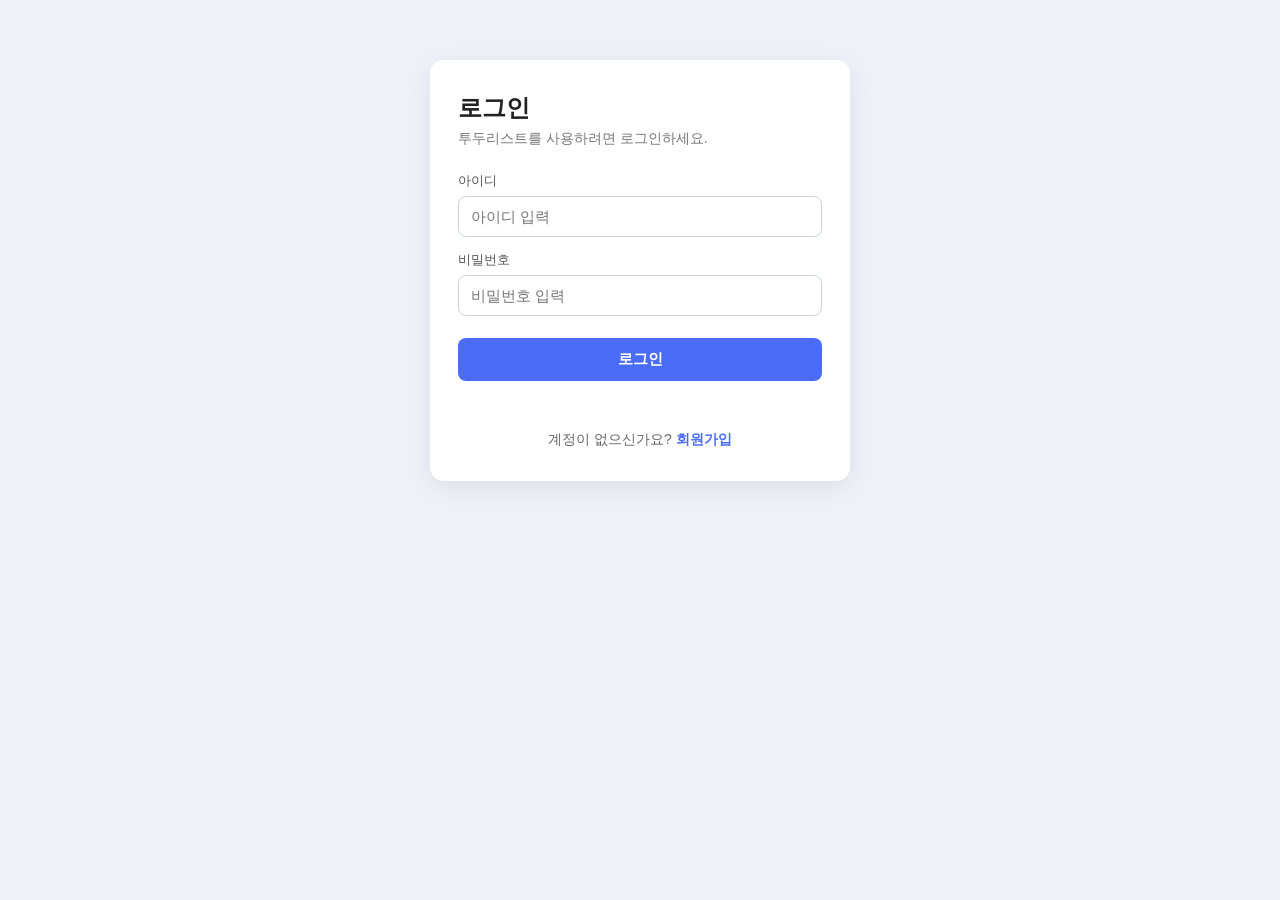
<file: index.html>
<!DOCTYPE html>
<html lang="ko">
<head>
  <meta charset="UTF-8" />
  <meta name="viewport" content="width=device-width, initial-scale=1.0" />
  <title>로그인</title>
  <link rel="stylesheet" href="style.css" />
</head>
<body>
  <div class="card">
    <h1 id="title">로그인</h1>
    <p class="sub" id="subtitle">투두리스트를 사용하려면 로그인하세요.</p>

    <form id="authForm">
      <label for="userId">아이디</label>
      <input type="text" id="userId" placeholder="아이디 입력" autocomplete="username" />

      <label for="password">비밀번호</label>
      <input type="password" id="password" placeholder="비밀번호 입력" autocomplete="current-password" />

      <div id="confirmWrap" style="display:none">
        <label for="passwordConfirm">비밀번호 확인</label>
        <input type="password" id="passwordConfirm" placeholder="비밀번호 다시 입력" />
      </div>

      <button type="submit" class="btn-primary" id="submitBtn">로그인</button>
      <p class="msg" id="msg"></p>
    </form>

    <p class="switch">
      <span id="switchText">계정이 없으신가요?</span>
      <a id="switchLink">회원가입</a>
    </p>
  </div>

  <script src="auth.js"></script>
</body>
</html>
</file>
<file: style.css>
* { box-sizing: border-box; margin: 0; padding: 0; }

body {
  font-family: "Pretendard", "Malgun Gothic", sans-serif;
  background: #eef1f7;
  color: #222;
  min-height: 100vh;
  display: flex;
  justify-content: center;
  align-items: flex-start;
  padding: 60px 16px;
}

.card {
  background: #fff;
  width: 100%;
  max-width: 420px;
  padding: 32px 28px;
  border-radius: 14px;
  box-shadow: 0 6px 24px rgba(0, 0, 0, 0.08);
}

h1 { font-size: 24px; margin-bottom: 6px; }
.sub { color: #777; font-size: 14px; margin-bottom: 24px; }

label { display: block; font-size: 13px; color: #555; margin: 14px 0 6px; }

input[type="text"],
input[type="password"] {
  width: 100%;
  padding: 11px 12px;
  border: 1px solid #ccd2dd;
  border-radius: 8px;
  font-size: 15px;
}
input:focus { outline: none; border-color: #4a6cf7; }

button {
  cursor: pointer;
  border: none;
  border-radius: 8px;
  font-size: 15px;
}

.btn-primary {
  width: 100%;
  margin-top: 22px;
  padding: 12px;
  background: #4a6cf7;
  color: #fff;
  font-weight: 600;
}
.btn-primary:hover { background: #3755d8; }

.msg { min-height: 20px; margin-top: 12px; font-size: 13px; color: #e04848; }
.msg.ok { color: #2a9d5c; }

.switch { margin-top: 18px; text-align: center; font-size: 14px; color: #666; }
.switch a { color: #4a6cf7; cursor: pointer; font-weight: 600; }

/* ---------- 투두 ---------- */
.header { display: flex; justify-content: space-between; align-items: center; margin-bottom: 20px; }
.btn-logout { background: #f0f0f0; padding: 8px 12px; font-size: 13px; }
.btn-logout:hover { background: #e2e2e2; }

.add-row { display: flex; gap: 8px; }
.add-row input { flex: 1; }
.add-row button { background: #4a6cf7; color: #fff; padding: 0 18px; font-weight: 600; }

.filters { display: flex; gap: 6px; margin: 18px 0 10px; }
.filters button { background: #f0f2f7; padding: 6px 12px; font-size: 13px; }
.filters button.active { background: #4a6cf7; color: #fff; }

#todoList { list-style: none; }
#todoList li {
  display: flex;
  align-items: center;
  gap: 10px;
  padding: 11px 4px;
  border-bottom: 1px solid #eee;
}
#todoList li .text { flex: 1; word-break: break-all; cursor: pointer; }
#todoList li.done .text { text-decoration: line-through; color: #aaa; }
#todoList li input[type="checkbox"] { width: 18px; height: 18px; cursor: pointer; }
#todoList li .edit-input { flex: 1; padding: 6px 8px; }
#todoList li button { background: none; color: #999; font-size: 13px; padding: 4px 6px; }
#todoList li button:hover { color: #e04848; }

.empty { text-align: center; color: #aaa; padding: 24px 0; font-size: 14px; }

.footer { display: flex; justify-content: space-between; margin-top: 14px; font-size: 13px; color: #777; }
.footer button { background: none; color: #777; font-size: 13px; }
.footer button:hover { color: #e04848; }

/* ---------- 캘린더 ---------- */
.card.wide { max-width: 760px; }

.calendar { margin-bottom: 22px; }
.cal-header { display: flex; align-items: center; gap: 10px; margin-bottom: 10px; }
.cal-header h2 { font-size: 18px; min-width: 120px; text-align: center; }
.cal-nav { background: #f0f2f7; width: 32px; height: 32px; font-size: 15px; }
.cal-nav:hover { background: #e2e6f0; }
.cal-today { margin-left: auto; background: #f0f2f7; padding: 6px 12px; font-size: 13px; }
.cal-today:hover { background: #e2e6f0; }

.cal-grid { display: grid; grid-template-columns: repeat(7, 1fr); gap: 4px; }
.cal-weekdays div { text-align: center; font-size: 12px; color: #777; padding: 4px 0; }
.cal-weekdays .sun { color: #e04848; }
.cal-weekdays .sat { color: #4a6cf7; }

.cal-day {
  min-height: 76px;
  border: 1px solid #e6e9f0;
  border-radius: 8px;
  padding: 4px;
  cursor: pointer;
  overflow: hidden;
  background: #fff;
}
.cal-day:hover { background: #f6f8fd; }
.cal-day.blank { border: none; cursor: default; background: none; }
.cal-day .num { font-size: 12px; font-weight: 600; margin-bottom: 2px; }
.cal-day.sun .num { color: #e04848; }
.cal-day.sat .num { color: #4a6cf7; }
.cal-day.today .num {
  display: inline-block;
  background: #4a6cf7;
  color: #fff;
  border-radius: 10px;
  padding: 0 6px;
}
.cal-day.selected { border: 2px solid #4a6cf7; background: #f0f4ff; }

.cal-item {
  font-size: 11px;
  background: #e3e9ff;
  color: #2e48b8;
  border-radius: 4px;
  padding: 1px 4px;
  margin-top: 2px;
  white-space: nowrap;
  overflow: hidden;
  text-overflow: ellipsis;
}
.cal-item.done { background: #eee; color: #aaa; text-decoration: line-through; }
.cal-more { font-size: 11px; color: #888; margin-top: 2px; }

/* ---------- 일정 입력 / 목록 ---------- */
.add-row input[type="date"],
.edit-date {
  padding: 9px 8px;
  border: 1px solid #ccd2dd;
  border-radius: 8px;
  font-size: 14px;
  font-family: inherit;
}
.add-row input[type="date"] { flex: 0 0 auto; }

.list-title { display: flex; align-items: center; gap: 10px; margin-top: 20px; font-weight: 600; }
.link-btn { background: none; color: #4a6cf7; font-size: 13px; }

.date-tag {
  font-size: 12px;
  background: #f0f2f7;
  color: #666;
  border-radius: 4px;
  padding: 2px 6px;
  white-space: nowrap;
}
#todoList li.editing { flex-wrap: wrap; }
#todoList li .save-btn { color: #4a6cf7; font-weight: 600; }

@media (max-width: 520px) {
  .card { padding: 24px 16px; }
  .cal-day { min-height: 54px; }
  .cal-item { display: none; }
  .cal-day.has-todo::after { content: "•"; color: #4a6cf7; }
  .add-row { flex-wrap: wrap; }
  .add-row input[type="text"] { flex-basis: 100%; }
}

/* ---------- 일정 추가 폼 (할 일 + 시작일 + 마감일) ---------- */
.add-form { display: flex; gap: 8px; align-items: flex-end; flex-wrap: wrap; }
.add-form .field { display: flex; flex-direction: column; }
.add-form .field.grow { flex: 1; min-width: 200px; }
.add-form label { margin: 0 0 4px; }
.add-form input[type="date"] {
  padding: 10px 8px;
  border: 1px solid #ccd2dd;
  border-radius: 8px;
  font-size: 14px;
  font-family: inherit;
}
.add-btn { background: #4a6cf7; color: #fff; padding: 11px 20px; font-weight: 600; }
.add-btn:hover { background: #3755d8; }

/* ---------- 캘린더 기간 막대 ---------- */
.cal-item.bar-start { border-radius: 4px 0 0 4px; margin-right: -5px; }
.cal-item.bar-mid   { border-radius: 0; margin-left: -5px; margin-right: -5px; }
.cal-item.bar-end   { border-radius: 0 4px 4px 0; margin-left: -5px; font-weight: 600; }
.cal-item.over { background: #fde4e4; color: #c23434; }

/* ---------- 목록 한 줄 ---------- */
#todoList li { align-items: flex-start; }
#todoList li input[type="checkbox"] { margin-top: 3px; }
.item-body { flex: 1; min-width: 0; }
.item-top { display: flex; align-items: center; gap: 8px; flex-wrap: wrap; }
.item-meta { font-size: 12px; color: #888; margin-top: 4px; }
#todoList li.done .item-meta { color: #bbb; }

.status { font-size: 11px; font-weight: 600; border-radius: 10px; padding: 2px 8px; white-space: nowrap; }
.st-normal { background: #e3e9ff; color: #2e48b8; }
.st-soon   { background: #fff1d6; color: #b7791f; }
.st-today  { background: #ffe0cc; color: #d35400; }
.st-over   { background: #fde4e4; color: #c23434; }
.st-wait   { background: #eef0f3; color: #666; }
.st-done   { background: #e2f5ea; color: #2a9d5c; }

/* ---------- 수정 모드 ---------- */
#todoList li.editing { flex-direction: column; align-items: stretch; gap: 6px; }
.edit-row { display: flex; align-items: center; gap: 6px; flex-wrap: wrap; }
.edit-row .edit-input { flex: 1; }
.edit-row .msg { margin: 0; }

/* ---------- 상태 색상: 마감=주황 / D-1=빨강 / 완료=초록 ---------- */
.st-today { background: #ffe0cc; color: #d35400; }
.st-d1    { background: #e53935; color: #fff; }
.st-over  { background: #fde4e4; color: #c23434; }
.st-done  { background: #2a9d5c; color: #fff; }

.cal-item.due  { background: #ffe0cc; color: #d35400; }
.cal-item.red  { background: #e53935; color: #fff; }
.cal-item.done { background: #d8f3e3; color: #2a9d5c; text-decoration: line-through; }

/* 목록 줄 왼쪽 색 표시 */
#todoList li.row-due  { border-left: 4px solid #f39c12; padding-left: 8px; }
#todoList li.row-red  { border-left: 4px solid #e53935; padding-left: 8px; }
#todoList li.row-done { border-left: 4px solid #2a9d5c; padding-left: 8px; }
#todoList li.done .text { color: #2a9d5c; }
</file>
